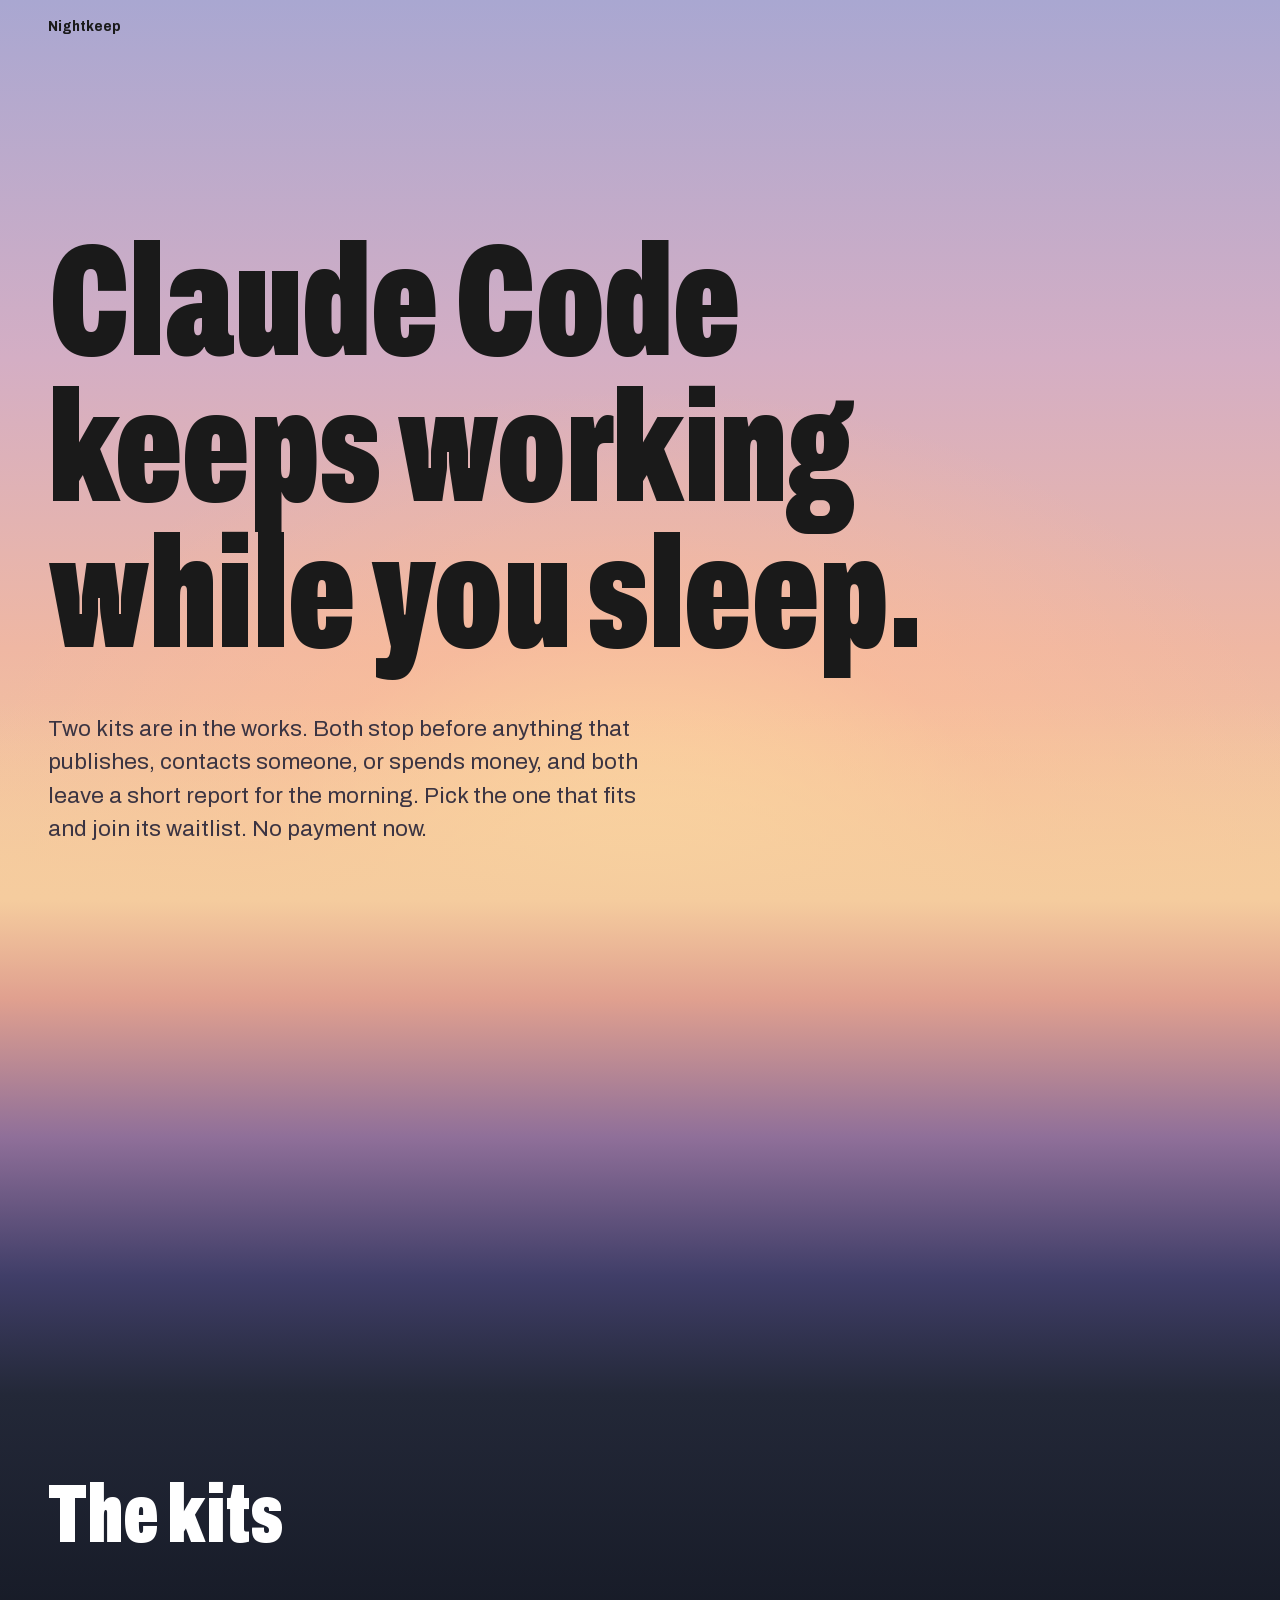
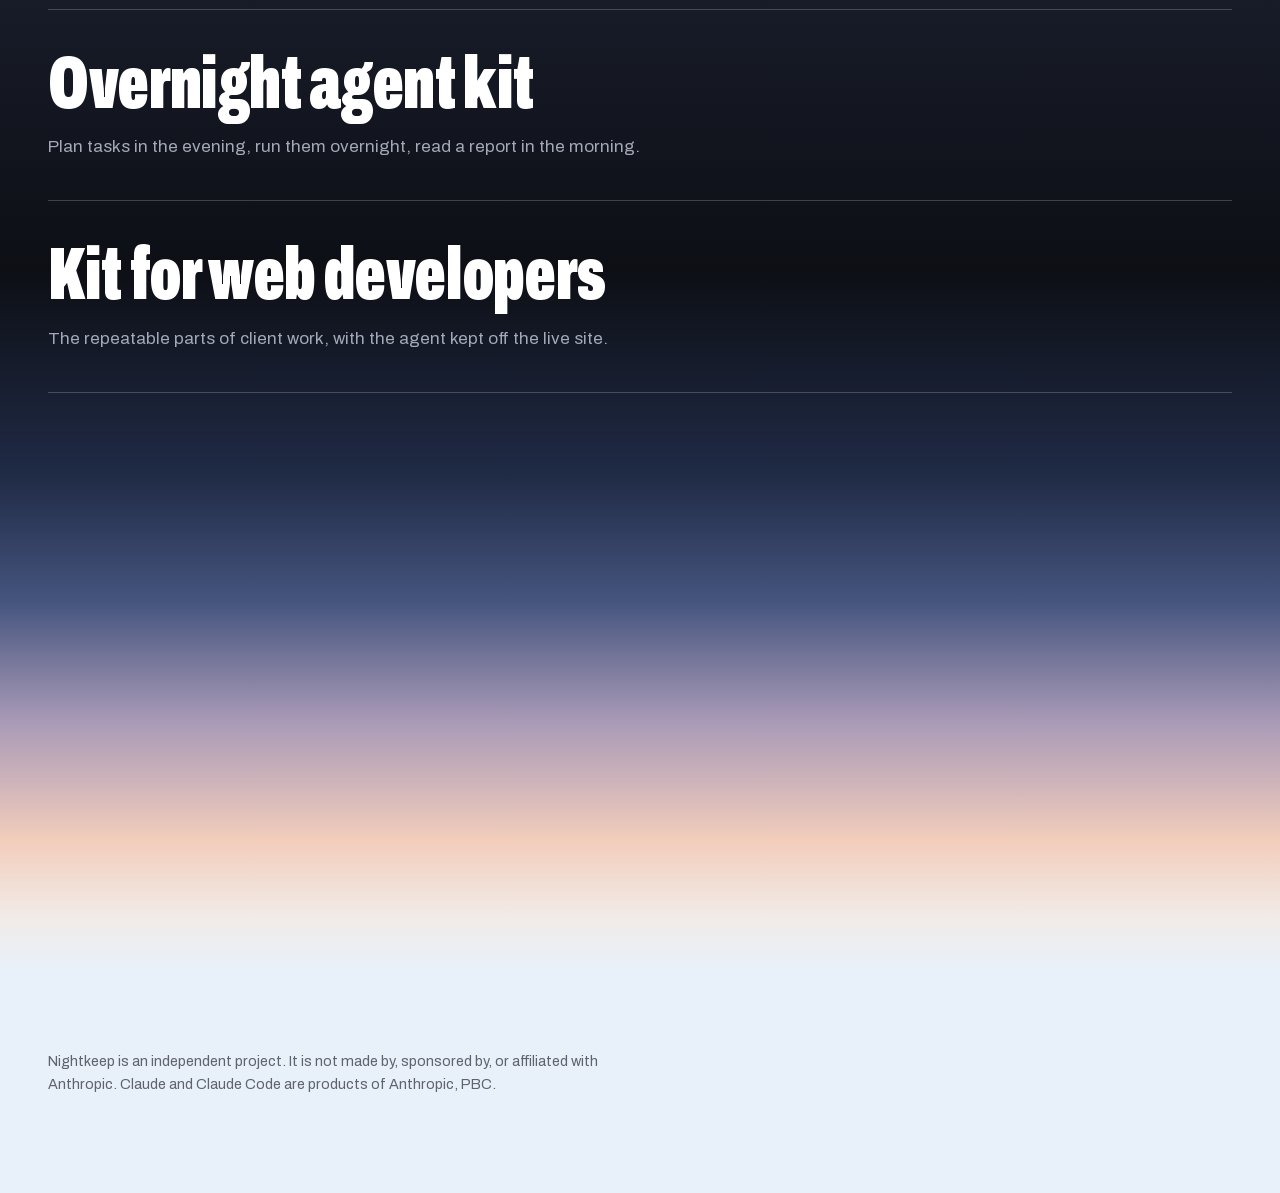
<file: index.html>
<!DOCTYPE html>
<html lang="en">
<head>
<meta charset="utf-8">
<meta name="viewport" content="width=device-width, initial-scale=1, viewport-fit=cover">
<meta name="theme-color" content="#a9a7d1">
<link rel="icon" href="favicon.svg" type="image/svg+xml">
<title>Nightkeep: kits that run Claude Code while you sleep</title>
<meta name="description" content="Ready-to-use Claude Code setups that keep working while you sleep, and stop before anything risky.">
<link rel="stylesheet" href="site.css">
<script src="site.js" defer></script>
</head>
<body>
<header class="bar">
  <a href="./">Nightkeep</a>
</header>

<main>
<section class="hero">
  <h1>Claude Code keeps working while you sleep.</h1>
  <div class="hero-foot">
    <p class="lead">Two kits are in the works. Both stop before anything that publishes, contacts someone, or spends money, and both leave a short report for the morning. Pick the one that fits and join its waitlist. No payment now.</p>
  </div>
</section>

<div class="tone-night">
<section>
  <div class="wrap">
    <h2>The kits</h2>
    <ul class="kits">
      <li><a href="overnight/"><span class="display">Overnight agent kit</span><p>Plan tasks in the evening, run them overnight, read a report in the morning.</p></a></li>
      <li><a href="webdev/"><span class="display">Kit for web developers</span><p>The repeatable parts of client work, with the agent kept off the live site.</p></a></li>
    </ul>
  </div>
</section>

</div>

<section class="dawn">
  <div class="wrap">
    <p class="small">Nightkeep is an independent project. It is not made by, sponsored by, or affiliated with Anthropic. Claude and Claude Code are products of Anthropic, PBC.</p>
  </div>
</section>
</main>
<script type="module" src="https://static.cloudflareinsights.com/beacon.min.js" data-cf-beacon='{"token": "556890f9db2842239b6e1c386d51c436"}'></script>
</body>
</html>
</file>
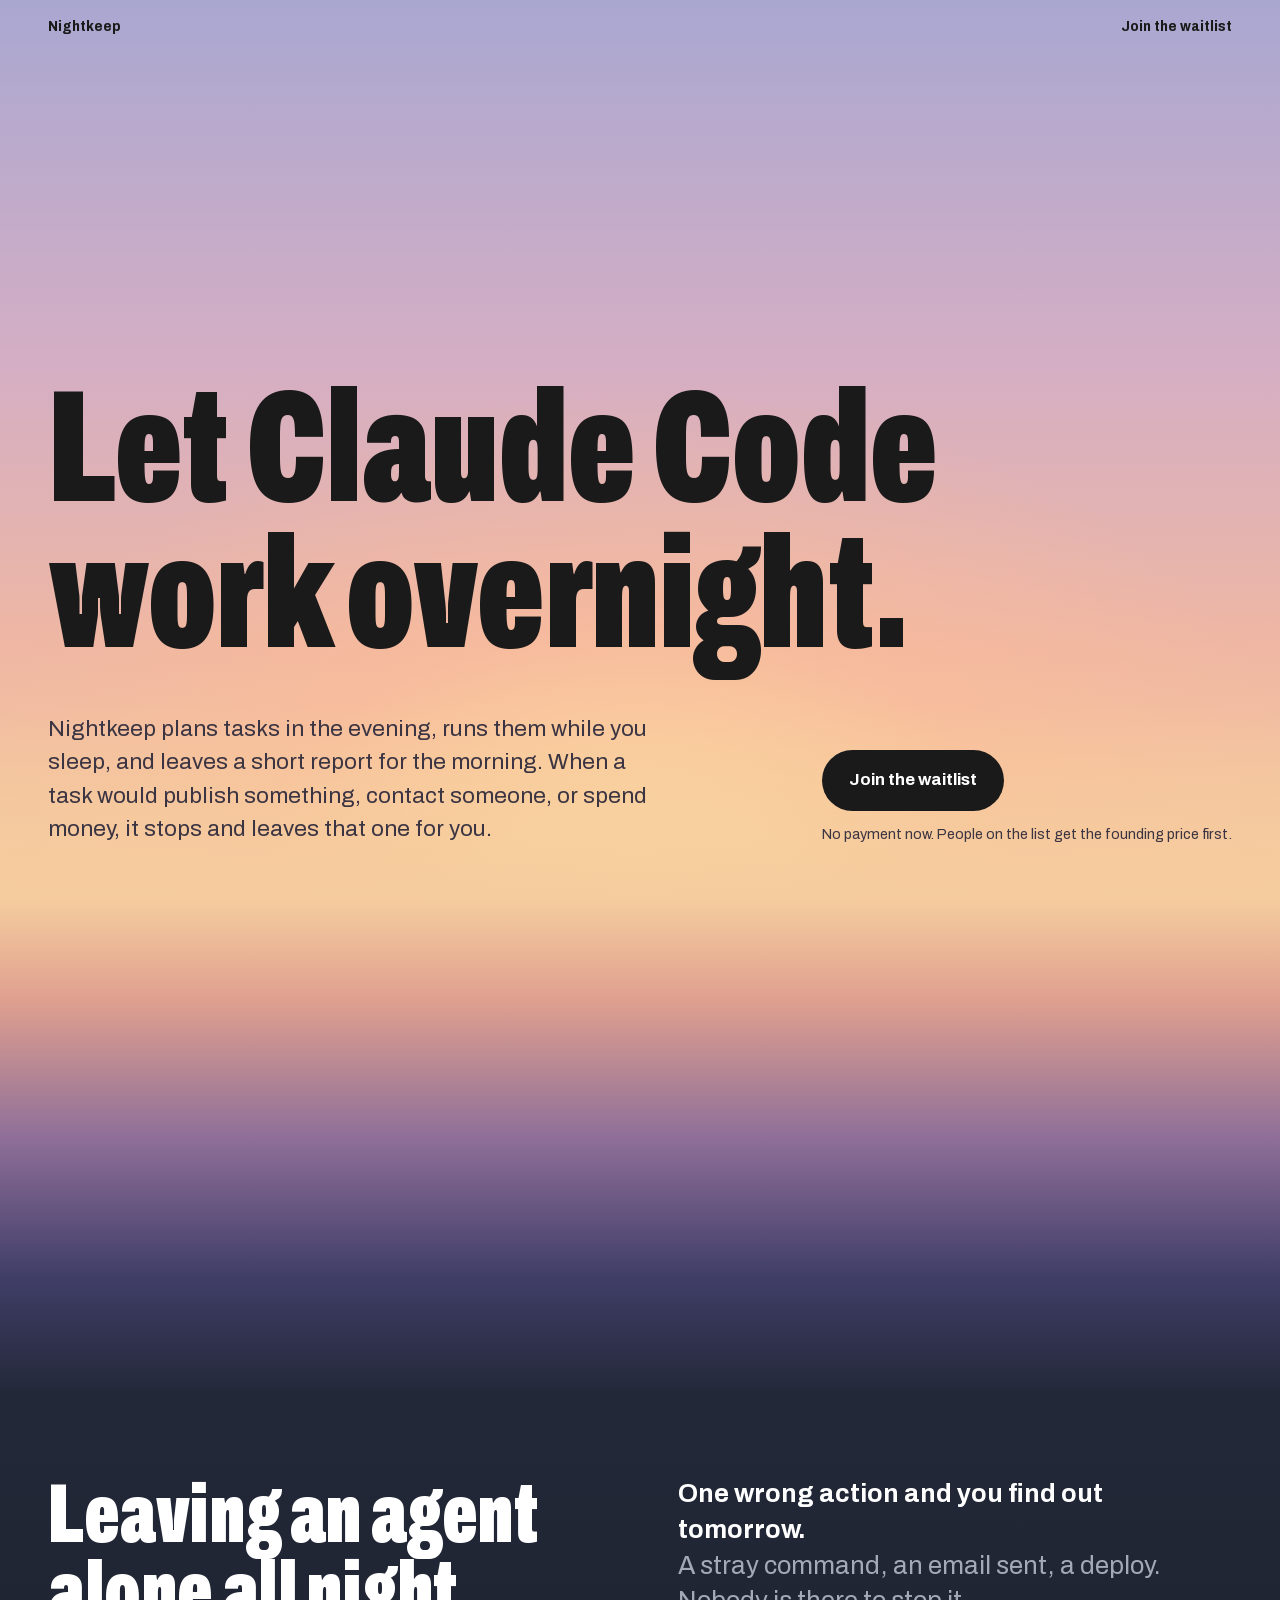
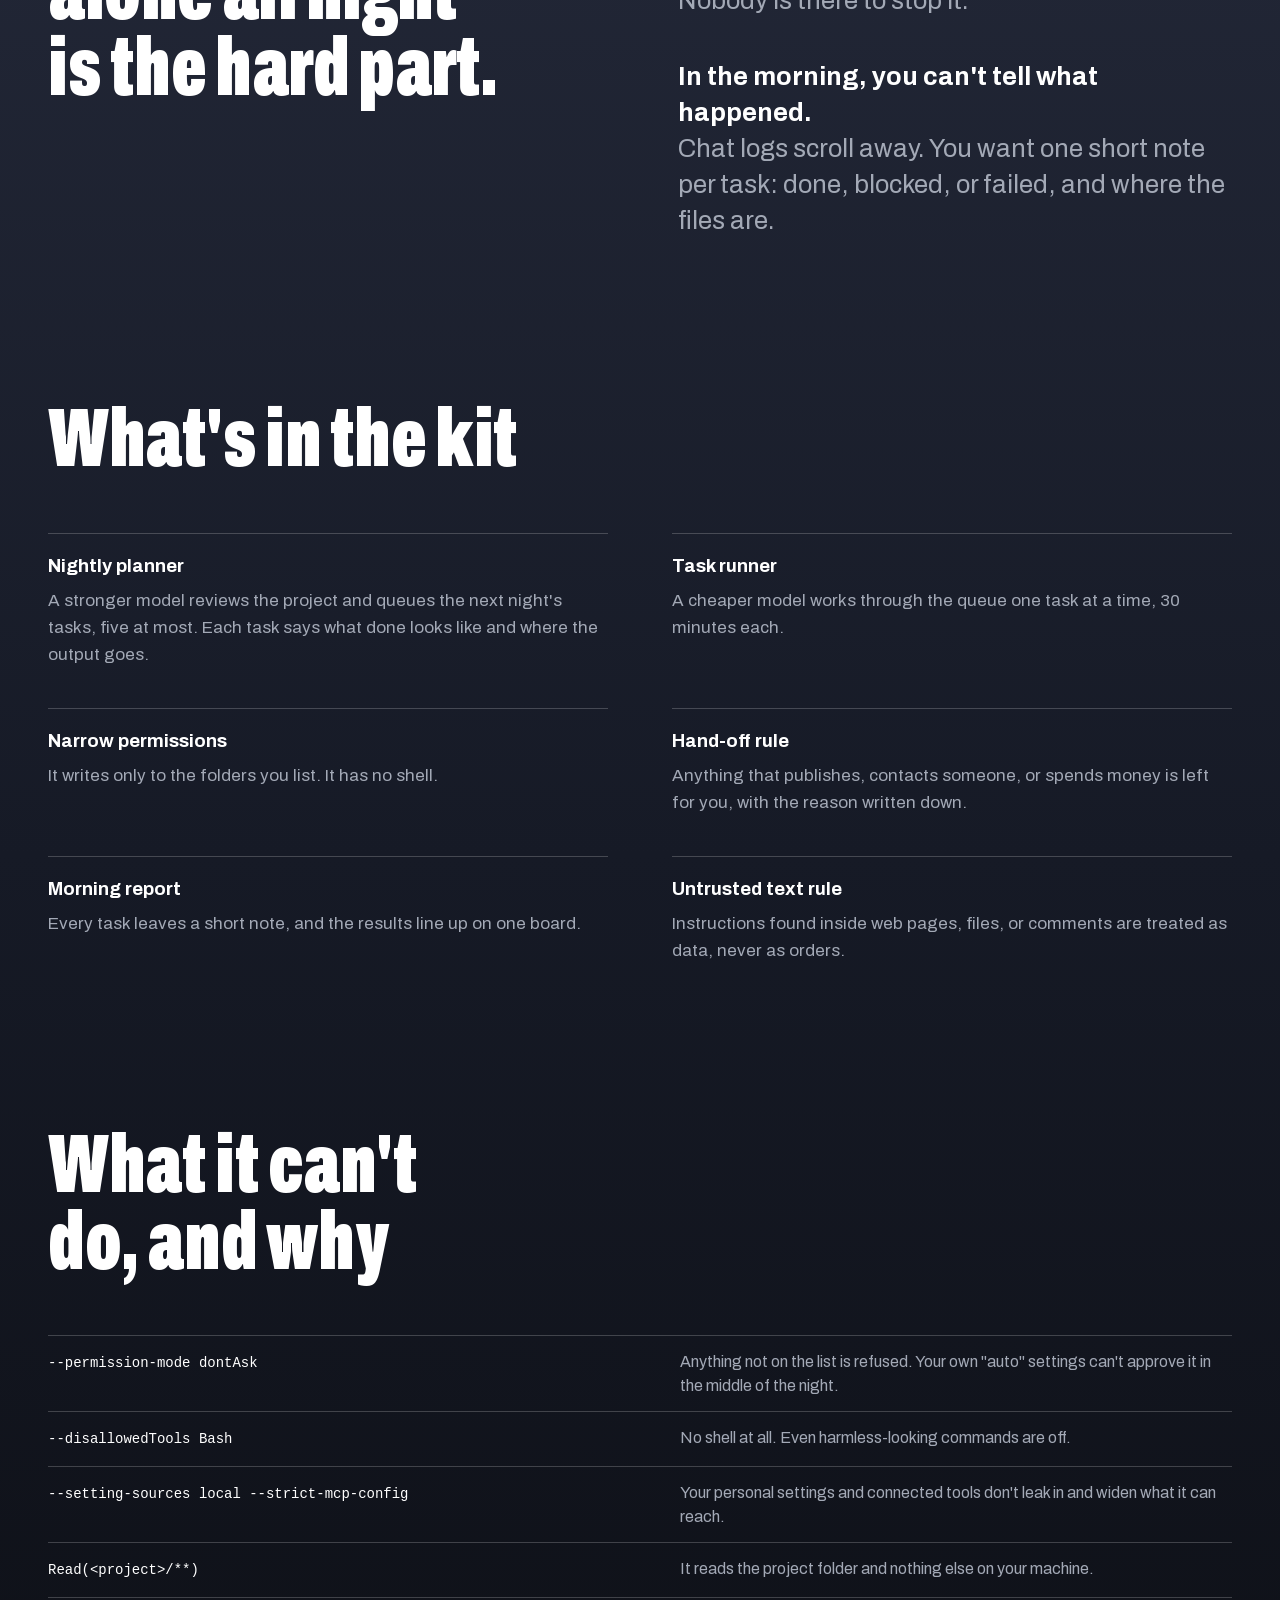
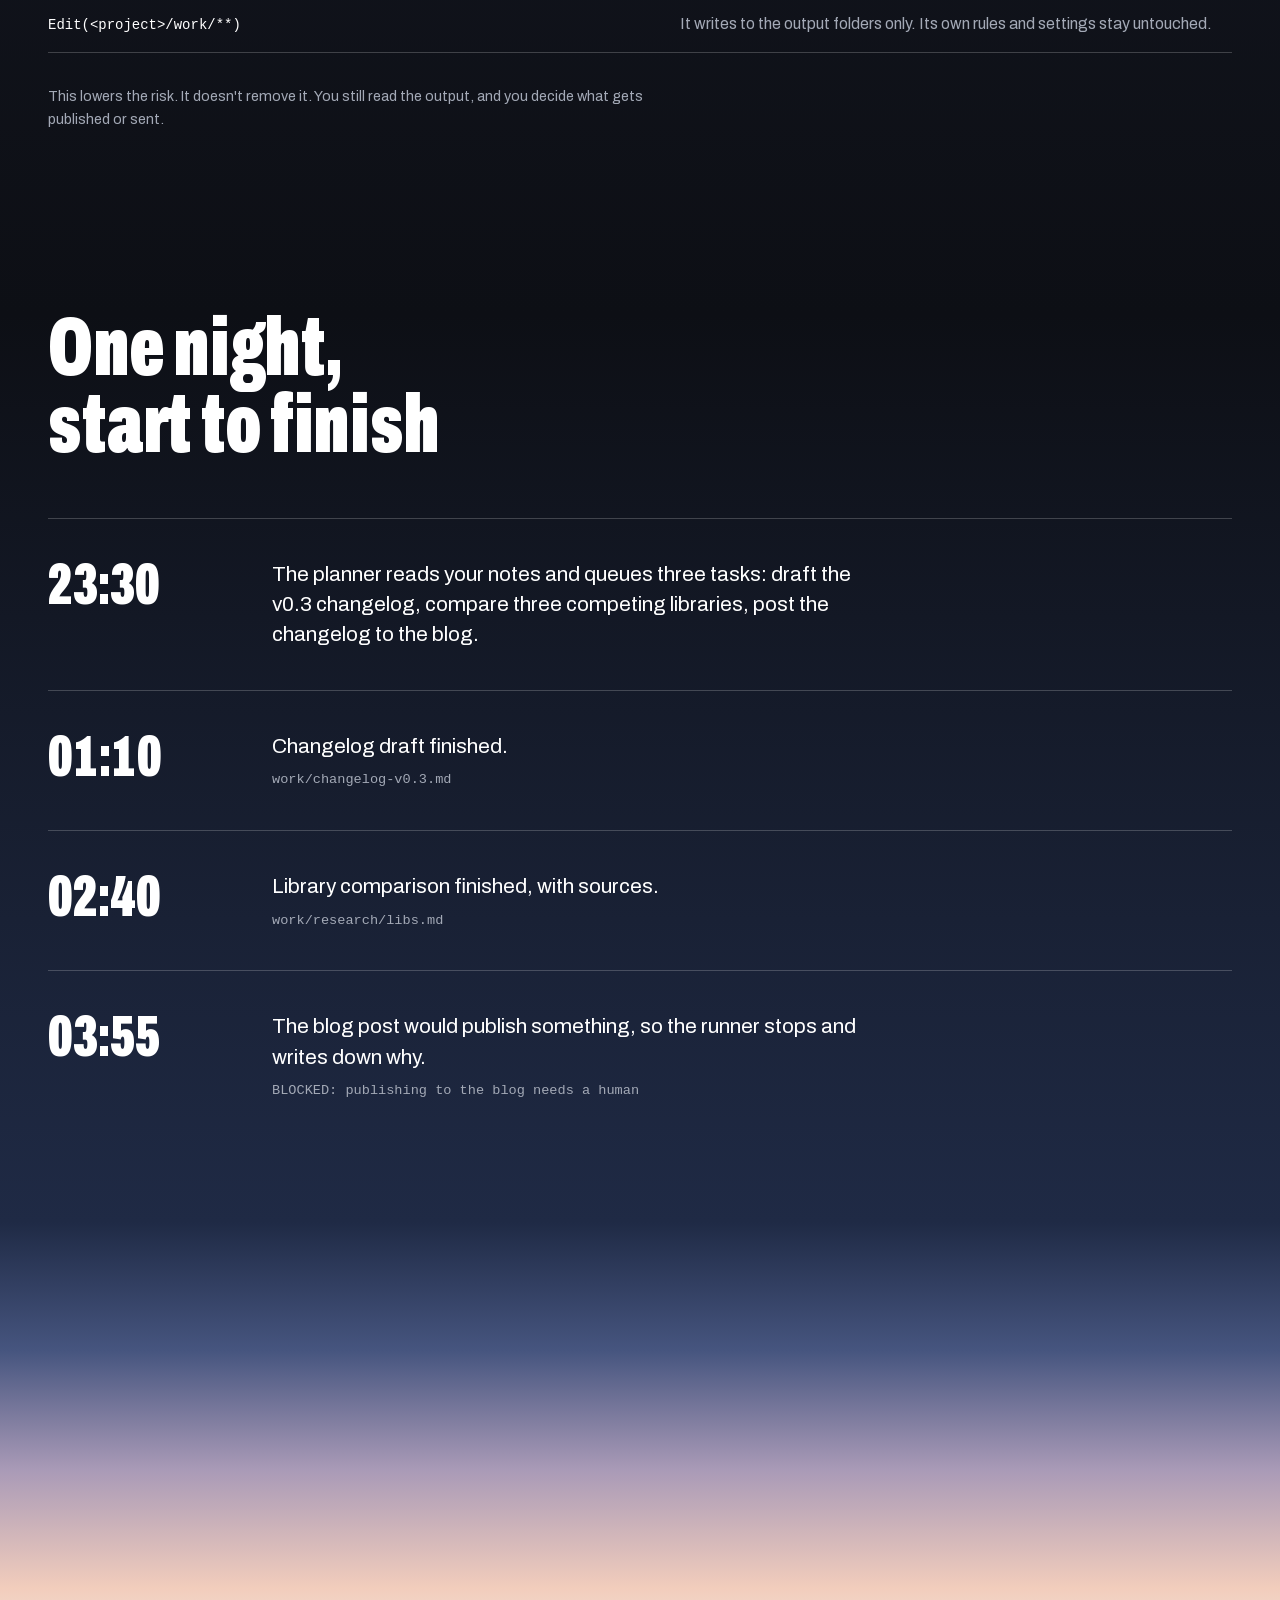
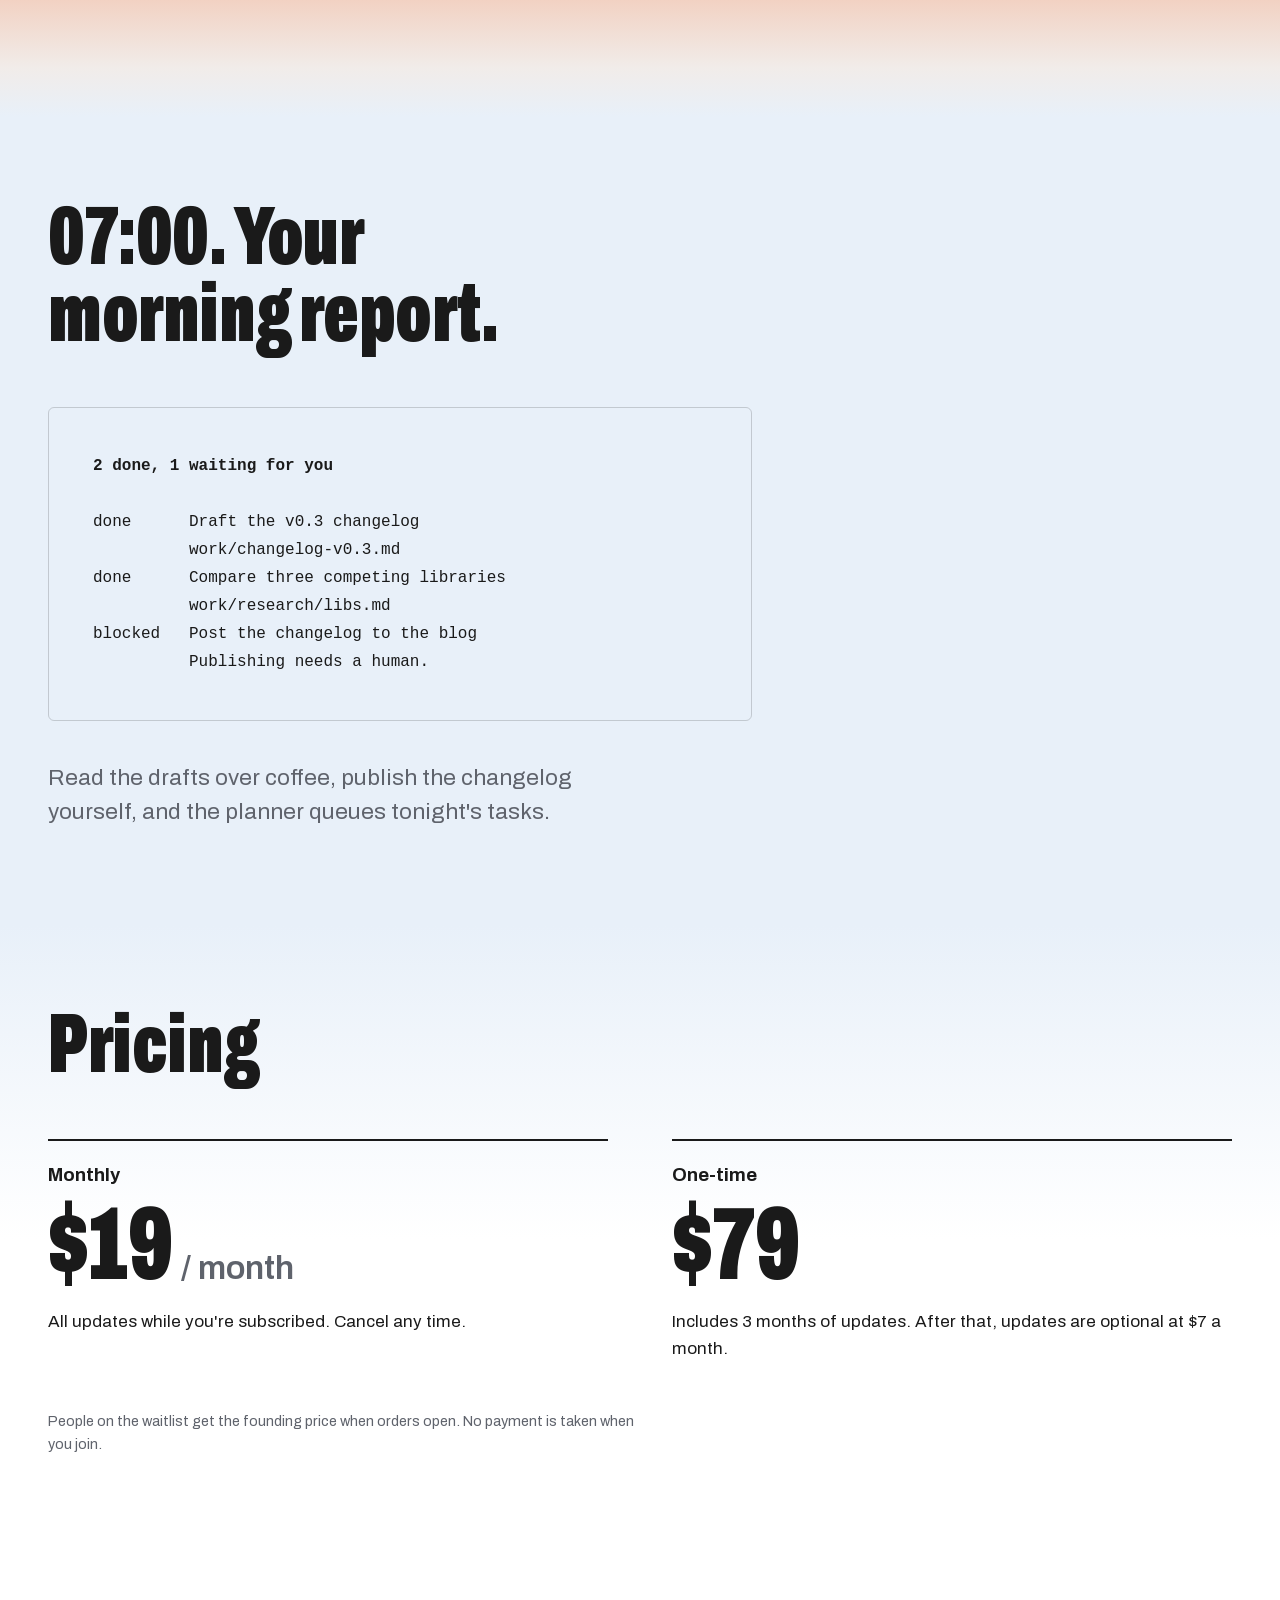
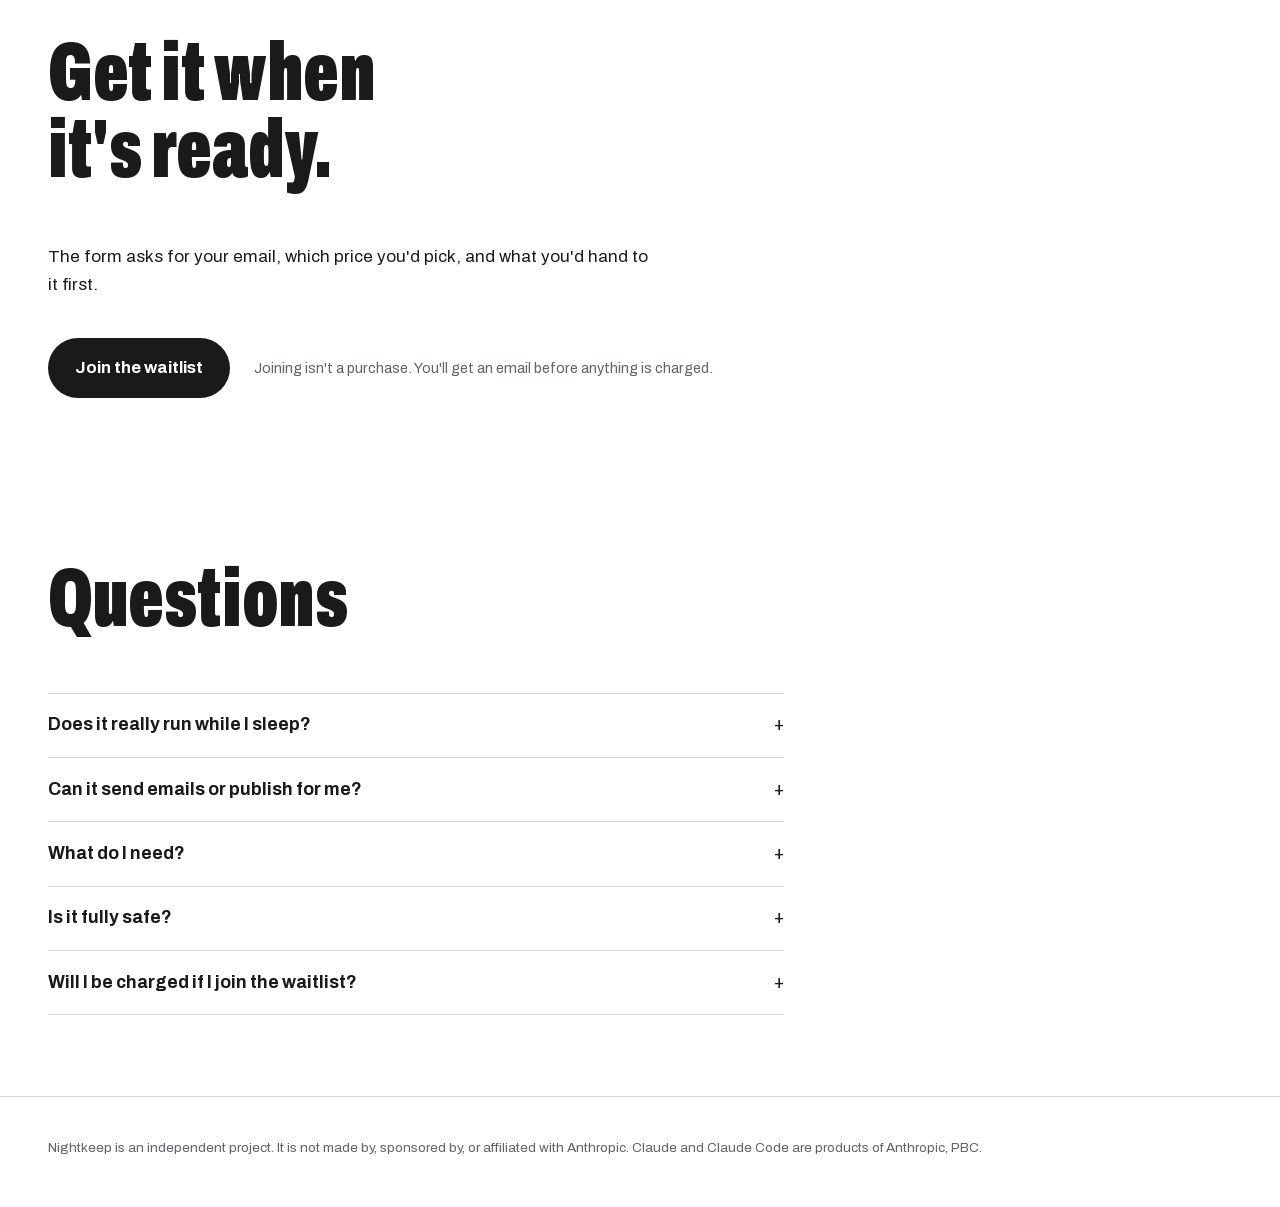
<file: overnight/index.html>
<!DOCTYPE html>
<html lang="en">
<head>
<meta charset="utf-8">
<meta name="viewport" content="width=device-width, initial-scale=1, viewport-fit=cover">
<meta name="theme-color" content="#a9a7d1">
<link rel="icon" href="../favicon.svg" type="image/svg+xml">
<title>Nightkeep: an overnight kit that runs Claude Code</title>
<meta name="description" content="Plan tasks one night, let Claude Code run them the next, read a report in the morning. It stops and asks before publishing, contacting anyone, or spending money.">
<link rel="stylesheet" href="../site.css">
<script src="../site.js" defer></script>
</head>
<body>
<header class="bar">
  <a href="../">Nightkeep</a>
  <span class="bar-right">
    <a class="bar-label" href="#signup">Join the waitlist</a>
  </span>
</header>

<main>
<section class="hero">
  <h1>Let Claude Code work overnight.</h1>
  <div class="hero-foot">
    <p class="lead">Nightkeep plans tasks in the evening, runs them while you sleep, and leaves a short report for the morning. When a task would publish something, contact someone, or spend money, it stops and leaves that one for you.</p>
    <div class="hero-actions">
      <a class="btn" href="https://tally.so/r/A7obye">Join the waitlist</a>
      <span class="small">No payment now. People on the list get the founding price first.</span>
    </div>
  </div>
</section>

<div class="tone-night">
<section>
  <div class="wrap split">
    <h2>Leaving an agent alone all night is the hard part.</h2>
    <ul class="pains">
      <li><p><strong>One wrong action and you find out tomorrow.</strong> <span>A stray command, an email sent, a deploy. Nobody is there to stop it.</span></p></li>
      <li><p><strong>In the morning, you can't tell what happened.</strong> <span>Chat logs scroll away. You want one short note per task: done, blocked, or failed, and where the files are.</span></p></li>
    </ul>
  </div>
</section>

<section>
  <div class="wrap">
    <h2>What's in the kit</h2>
    <dl class="kit">
      <div><dt>Nightly planner</dt><dd>A stronger model reviews the project and queues the next night's tasks, five at most. Each task says what done looks like and where the output goes.</dd></div>
      <div><dt>Task runner</dt><dd>A cheaper model works through the queue one task at a time, 30 minutes each.</dd></div>
      <div><dt>Narrow permissions</dt><dd>It writes only to the folders you list. It has no shell.</dd></div>
      <div><dt>Hand-off rule</dt><dd>Anything that publishes, contacts someone, or spends money is left for you, with the reason written down.</dd></div>
      <div><dt>Morning report</dt><dd>Every task leaves a short note, and the results line up on one board.</dd></div>
      <div><dt>Untrusted text rule</dt><dd>Instructions found inside web pages, files, or comments are treated as data, never as orders.</dd></div>
    </dl>
  </div>
</section>

<section>
  <div class="wrap">
    <h2>What it can't do, and why</h2>
    <ul class="command">
      <li><code>--permission-mode dontAsk</code><span>Anything not on the list is refused. Your own "auto" settings can't approve it in the middle of the night.</span></li>
      <li><code>--disallowedTools Bash</code><span>No shell at all. Even harmless-looking commands are off.</span></li>
      <li><code>--setting-sources local --strict-mcp-config</code><span>Your personal settings and connected tools don't leak in and widen what it can reach.</span></li>
      <li><code>Read(&lt;project&gt;/**)</code><span>It reads the project folder and nothing else on your machine.</span></li>
      <li><code>Edit(&lt;project&gt;/work/**)</code><span>It writes to the output folders only. Its own rules and settings stay untouched.</span></li>
    </ul>
    <p class="small after">This lowers the risk. It doesn't remove it. You still read the output, and you decide what gets published or sent.</p>
  </div>
</section>

<section>
  <div class="wrap">
    <h2>One night, start to finish</h2>
    <ol class="night-log">
      <li><time>23:30</time><p>The planner reads your notes and queues three tasks: draft the v0.3 changelog, compare three competing libraries, post the changelog to the blog.</p></li>
      <li><time>01:10</time><p>Changelog draft finished.<span class="state">work/changelog-v0.3.md</span></p></li>
      <li><time>02:40</time><p>Library comparison finished, with sources.<span class="state">work/research/libs.md</span></p></li>
      <li><time>03:55</time><p>The blog post would publish something, so the runner stops and writes down why.<span class="state">BLOCKED: publishing to the blog needs a human</span></p></li>
    </ol>
  </div>
</section>

</div>

<section class="dawn">
  <div class="wrap">
    <h2>07:00. Your morning report.</h2>
<pre class="report"><b>2 done, 1 waiting for you</b>

done      Draft the v0.3 changelog
          work/changelog-v0.3.md
done      Compare three competing libraries
          work/research/libs.md
blocked   Post the changelog to the blog
          Publishing needs a human.</pre>
    <p class="lead">Read the drafts over coffee, publish the changelog yourself, and the planner queues tonight's tasks.</p>
  </div>
</section>

<section id="pricing">
  <div class="wrap">
    <h2>Pricing</h2>
    <div class="plans">
      <div class="plan"><h3>Monthly</h3><p class="price">$19<small> / month</small></p><p>All updates while you're subscribed. Cancel any time.</p></div>
      <div class="plan"><h3>One-time</h3><p class="price">$79</p><p>Includes 3 months of updates. After that, updates are optional at $7 a month.</p></div>
    </div>
    <p class="small after">People on the waitlist get the founding price when orders open. No payment is taken when you join.</p>
  </div>
</section>

<section id="signup" class="cta-end">
  <div class="wrap">
    <h2>Get it when it's ready.</h2>
    <p>The form asks for your email, which price you'd pick, and what you'd hand to it first.</p>
    <div class="hero-actions">
      <a class="btn" href="https://tally.so/r/A7obye">Join the waitlist</a>
      <span class="small">Joining isn't a purchase. You'll get an email before anything is charged.</span>
    </div>
  </div>
</section>

<section>
  <div class="wrap faq">
    <h2>Questions</h2>
    <details><summary>Does it really run while I sleep?</summary><p>Yes. The runner is built for unattended runs, scheduled on your own machine or server. Watch the first few runs yourself.</p></details>
    <details><summary>Can it send emails or publish for me?</summary><p>No, by design. Those tasks stop with a note and wait for you.</p></details>
    <details><summary>What do I need?</summary><p>Claude Code and an Anthropic account. Model usage is billed by Anthropic, not by Nightkeep.</p></details>
    <details><summary>Is it fully safe?</summary><p>No tool can promise that. The kit limits where the agent writes, what it can run, and how long it works, and it hands risky actions to you. Read the output.</p></details>
    <details><summary>Will I be charged if I join the waitlist?</summary><p>No. Joining only records your email and the price you'd pick. You'll be contacted before any charge.</p></details>
  </div>
</section>
</main>

<footer class="site-footer">Nightkeep is an independent project. It is not made by, sponsored by, or affiliated with Anthropic. Claude and Claude Code are products of Anthropic, PBC.</footer>
<script type="module" src="https://static.cloudflareinsights.com/beacon.min.js" data-cf-beacon='{"token": "556890f9db2842239b6e1c386d51c436"}'></script>
</body>
</html>
</file>
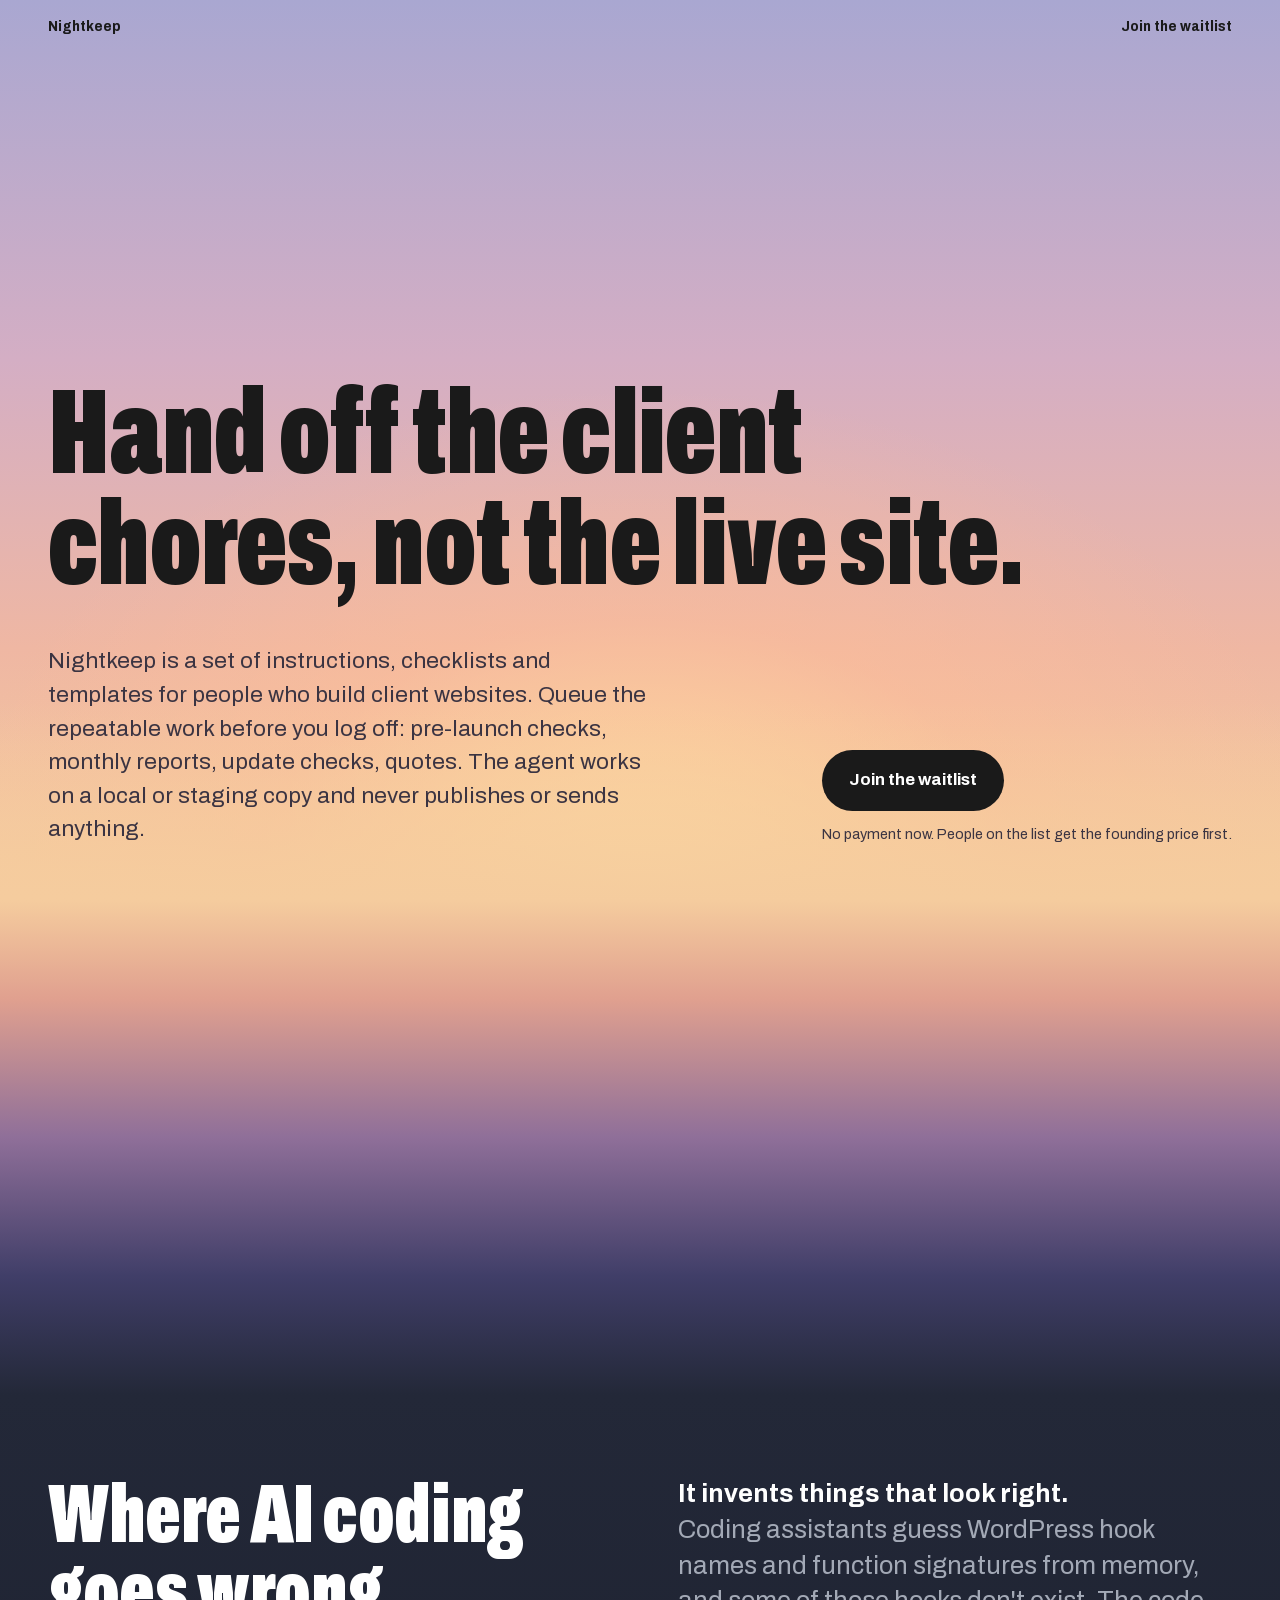
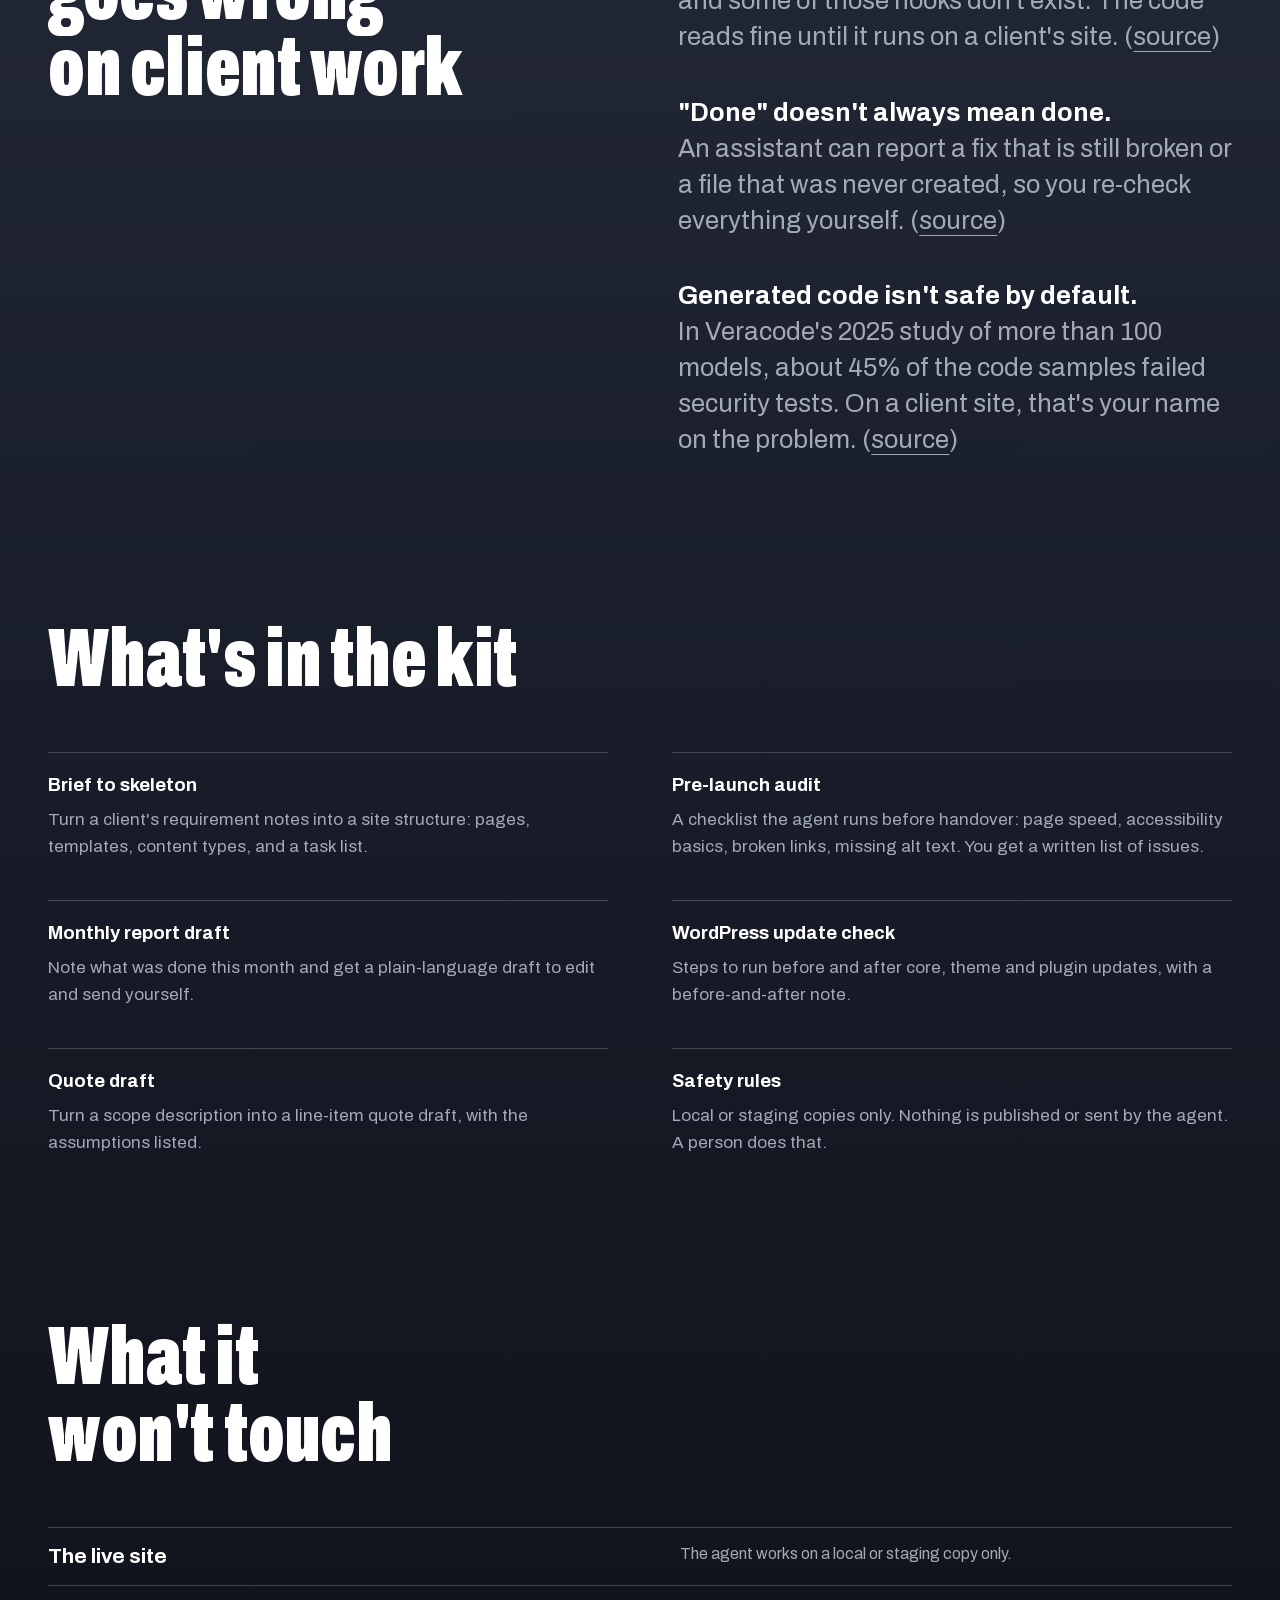
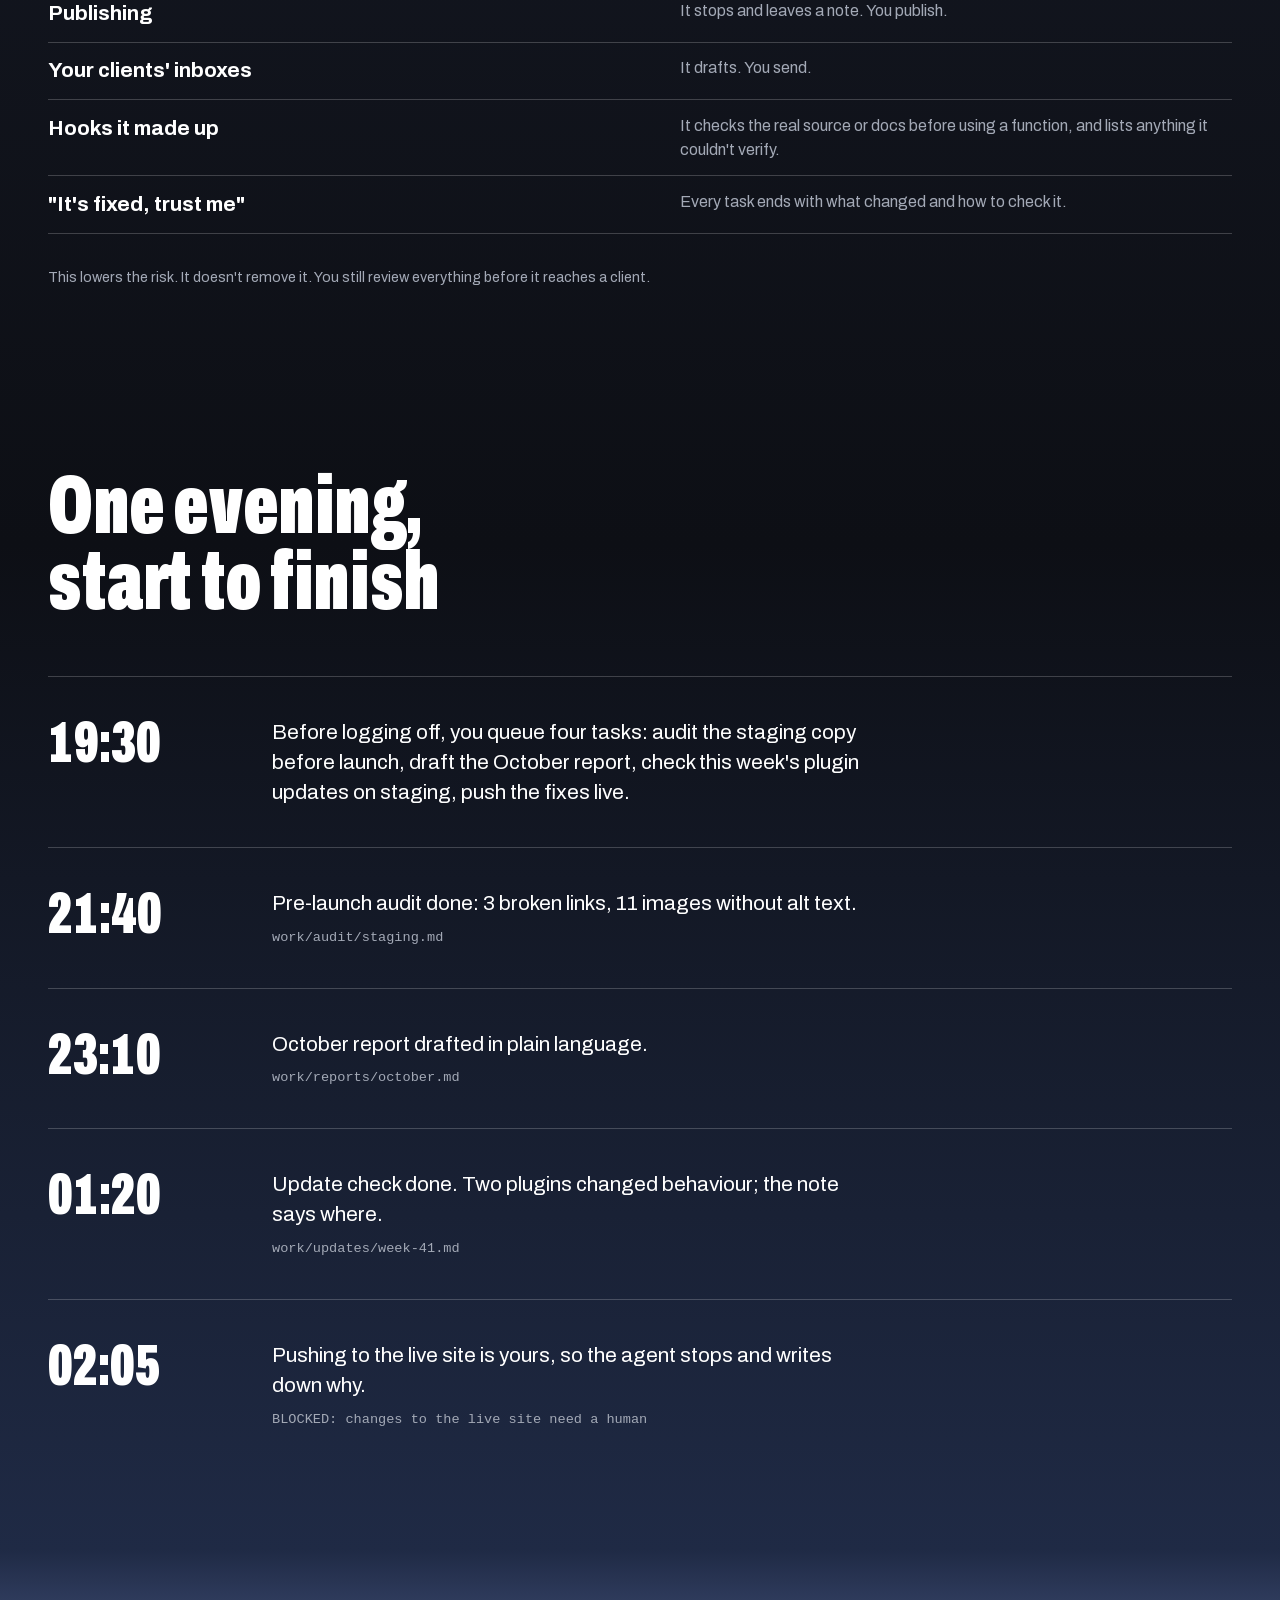
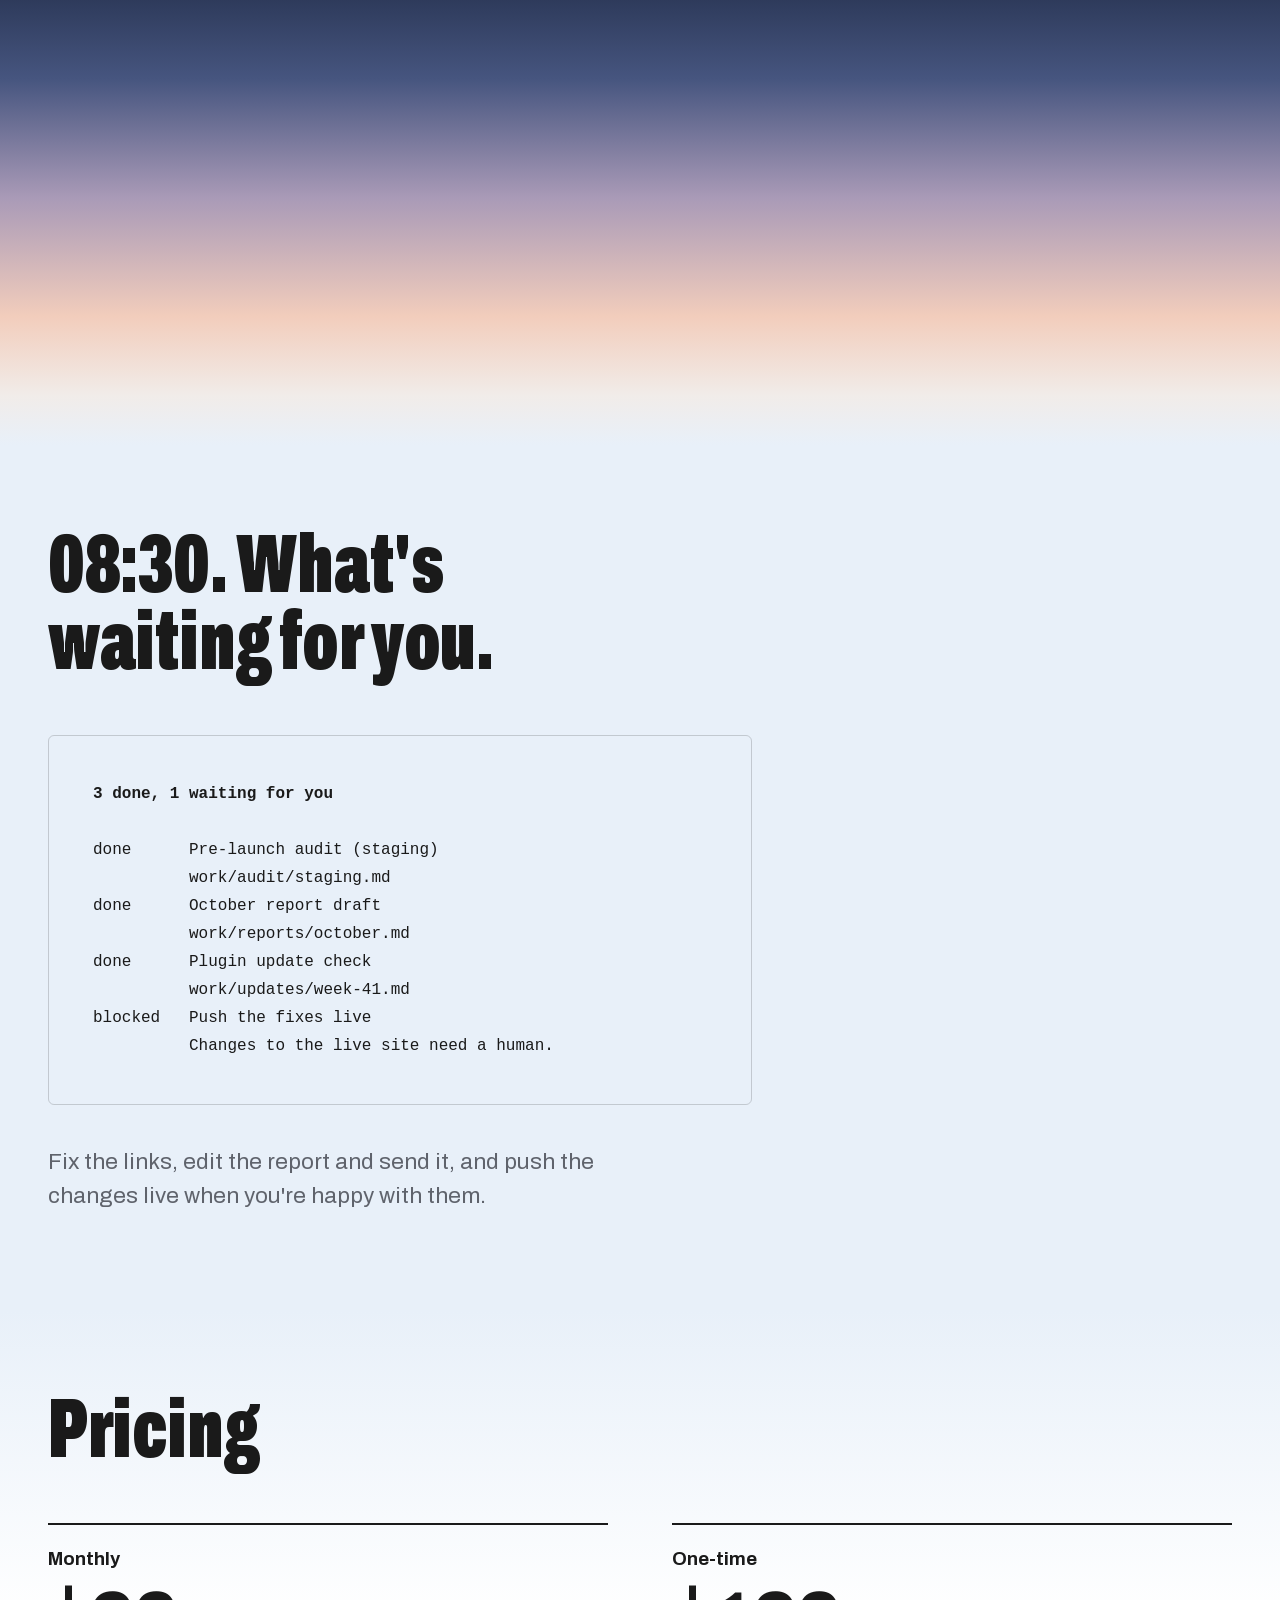
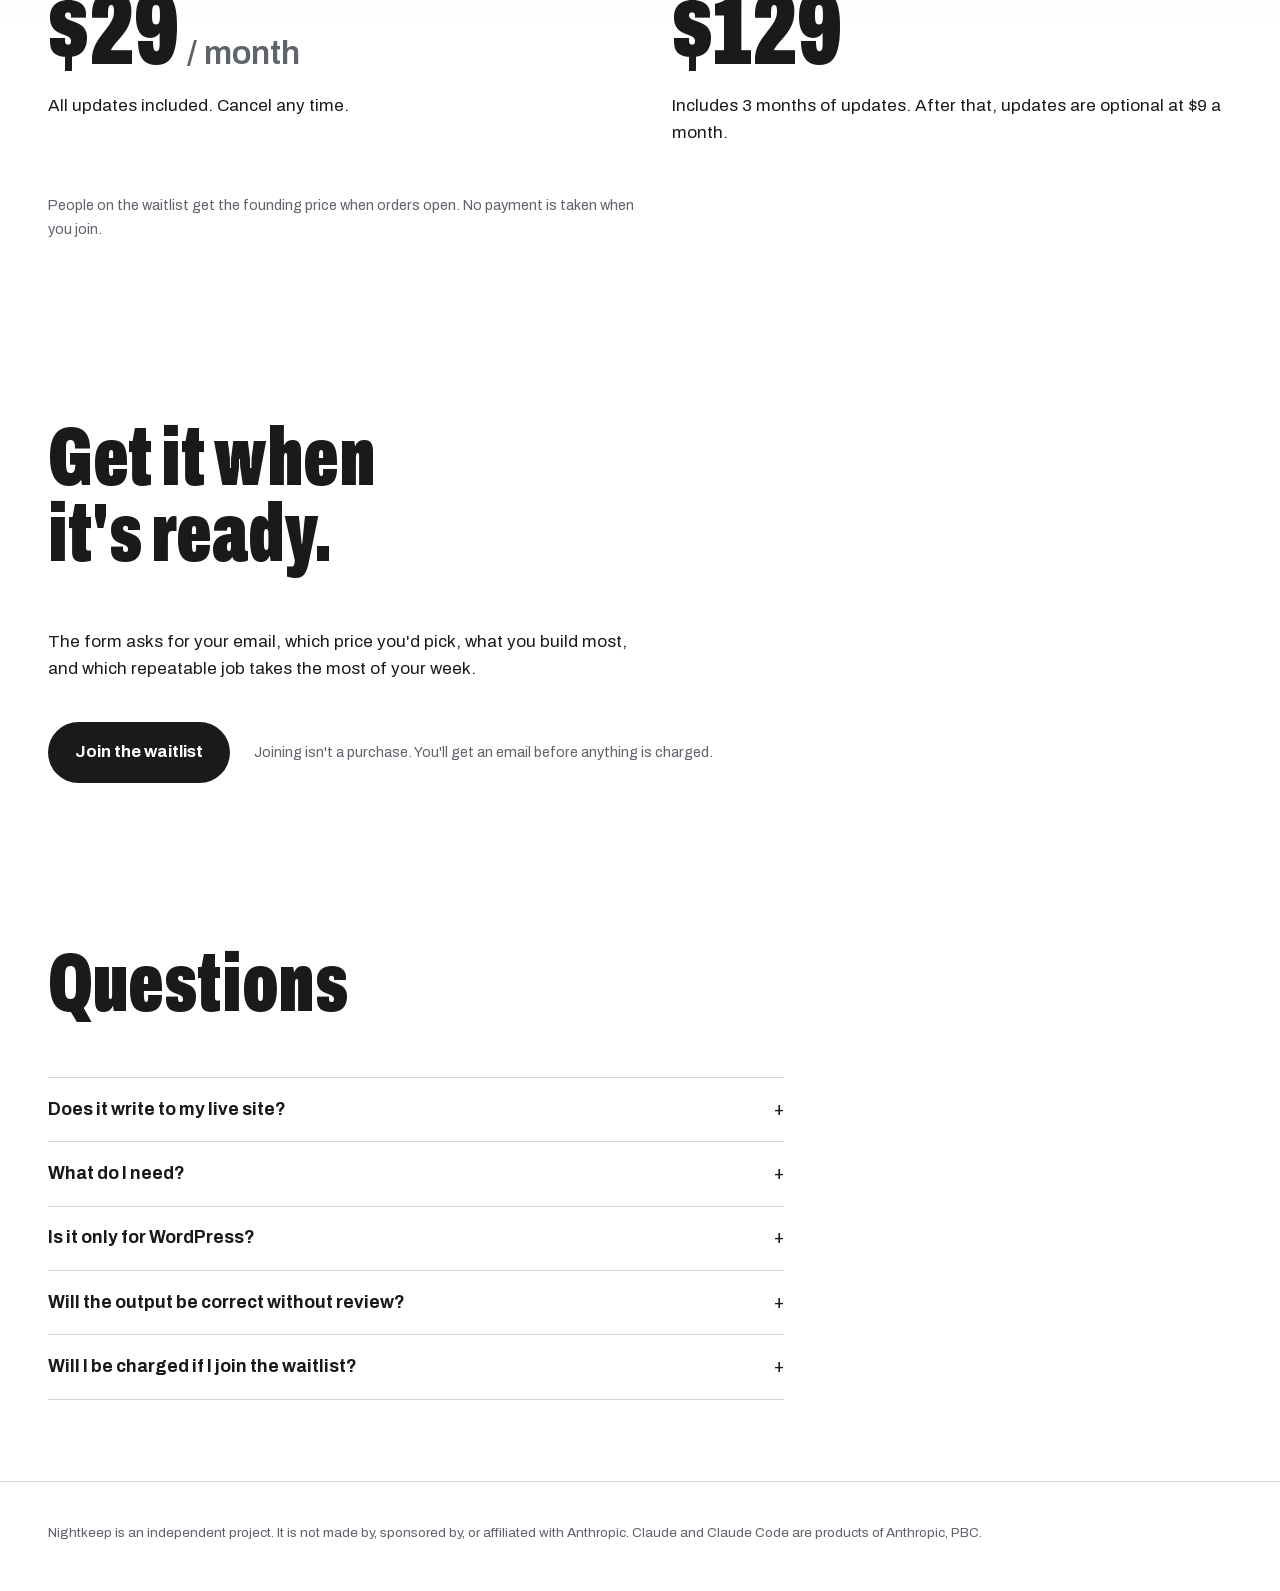
<file: webdev/index.html>
<!DOCTYPE html>
<html lang="en">
<head>
<meta charset="utf-8">
<meta name="viewport" content="width=device-width, initial-scale=1, viewport-fit=cover">
<meta name="theme-color" content="#a9a7d1">
<link rel="icon" href="../favicon.svg" type="image/svg+xml">
<title>Nightkeep for web developers: a kit that runs Claude Code on client-site work</title>
<meta name="description" content="A ready-to-run Claude Code setup for freelancers and small studios building client sites: pre-launch checks, monthly reports, update checks and quotes. It works on a local or staging copy and never touches the live site.">
<link rel="stylesheet" href="../site.css">
<script src="../site.js" defer></script>
</head>
<body>
<header class="bar">
  <a href="../">Nightkeep</a>
  <span class="bar-right">
    <a class="bar-label" href="#signup">Join the waitlist</a>
  </span>
</header>

<main>
<section class="hero">
  <h1 class="long">Hand off the client chores, not the live site.</h1>
  <div class="hero-foot">
    <p class="lead">Nightkeep is a set of instructions, checklists and templates for people who build client websites. Queue the repeatable work before you log off: pre-launch checks, monthly reports, update checks, quotes. The agent works on a local or staging copy and never publishes or sends anything.</p>
    <div class="hero-actions">
      <a class="btn" href="https://tally.so/r/kdDRre">Join the waitlist</a>
      <span class="small">No payment now. People on the list get the founding price first.</span>
    </div>
  </div>
</section>

<div class="tone-night">
<section>
  <div class="wrap split">
    <h2>Where AI coding goes wrong on client work</h2>
    <ul class="pains">
      <li><p><strong>It invents things that look right.</strong> <span>Coding assistants guess WordPress hook names and function signatures from memory, and some of those hooks don't exist. The code reads fine until it runs on a client's site. (<a href="https://glama.ai/mcp/servers/@pluginslab/wp-devdocs-mcp">source</a>)</span></p></li>
      <li><p><strong>"Done" doesn't always mean done.</strong> <span>An assistant can report a fix that is still broken or a file that was never created, so you re-check everything yourself. (<a href="https://lisasnewsletter.substack.com/p/your-ai-coding-assistant-is-lying">source</a>)</span></p></li>
      <li><p><strong>Generated code isn't safe by default.</strong> <span>In Veracode's 2025 study of more than 100 models, about 45% of the code samples failed security tests. On a client site, that's your name on the problem. (<a href="https://www.veracode.com/blog/genai-code-security-report/">source</a>)</span></p></li>
    </ul>
  </div>
</section>

<section>
  <div class="wrap">
    <h2>What's in the kit</h2>
    <dl class="kit">
      <div><dt>Brief to skeleton</dt><dd>Turn a client's requirement notes into a site structure: pages, templates, content types, and a task list.</dd></div>
      <div><dt>Pre-launch audit</dt><dd>A checklist the agent runs before handover: page speed, accessibility basics, broken links, missing alt text. You get a written list of issues.</dd></div>
      <div><dt>Monthly report draft</dt><dd>Note what was done this month and get a plain-language draft to edit and send yourself.</dd></div>
      <div><dt>WordPress update check</dt><dd>Steps to run before and after core, theme and plugin updates, with a before-and-after note.</dd></div>
      <div><dt>Quote draft</dt><dd>Turn a scope description into a line-item quote draft, with the assumptions listed.</dd></div>
      <div><dt>Safety rules</dt><dd>Local or staging copies only. Nothing is published or sent by the agent. A person does that.</dd></div>
    </dl>
  </div>
</section>

<section>
  <div class="wrap">
    <h2>What it won't touch</h2>
    <ul class="command rules">
      <li><strong>The live site</strong><span>The agent works on a local or staging copy only.</span></li>
      <li><strong>Publishing</strong><span>It stops and leaves a note. You publish.</span></li>
      <li><strong>Your clients' inboxes</strong><span>It drafts. You send.</span></li>
      <li><strong>Hooks it made up</strong><span>It checks the real source or docs before using a function, and lists anything it couldn't verify.</span></li>
      <li><strong>"It's fixed, trust me"</strong><span>Every task ends with what changed and how to check it.</span></li>
    </ul>
    <p class="small after">This lowers the risk. It doesn't remove it. You still review everything before it reaches a client.</p>
  </div>
</section>

<section>
  <div class="wrap">
    <h2>One evening, start to finish</h2>
    <ol class="night-log">
      <li><time>19:30</time><p>Before logging off, you queue four tasks: audit the staging copy before launch, draft the October report, check this week's plugin updates on staging, push the fixes live.</p></li>
      <li><time>21:40</time><p>Pre-launch audit done: 3 broken links, 11 images without alt text.<span class="state">work/audit/staging.md</span></p></li>
      <li><time>23:10</time><p>October report drafted in plain language.<span class="state">work/reports/october.md</span></p></li>
      <li><time>01:20</time><p>Update check done. Two plugins changed behaviour; the note says where.<span class="state">work/updates/week-41.md</span></p></li>
      <li><time>02:05</time><p>Pushing to the live site is yours, so the agent stops and writes down why.<span class="state">BLOCKED: changes to the live site need a human</span></p></li>
    </ol>
  </div>
</section>

</div>

<section class="dawn">
  <div class="wrap">
    <h2>08:30. What's waiting for you.</h2>
<pre class="report"><b>3 done, 1 waiting for you</b>

done      Pre-launch audit (staging)
          work/audit/staging.md
done      October report draft
          work/reports/october.md
done      Plugin update check
          work/updates/week-41.md
blocked   Push the fixes live
          Changes to the live site need a human.</pre>
    <p class="lead">Fix the links, edit the report and send it, and push the changes live when you're happy with them.</p>
  </div>
</section>

<section id="pricing">
  <div class="wrap">
    <h2>Pricing</h2>
    <div class="plans">
      <div class="plan"><h3>Monthly</h3><p class="price">$29<small> / month</small></p><p>All updates included. Cancel any time.</p></div>
      <div class="plan"><h3>One-time</h3><p class="price">$129</p><p>Includes 3 months of updates. After that, updates are optional at $9 a month.</p></div>
    </div>
    <p class="small after">People on the waitlist get the founding price when orders open. No payment is taken when you join.</p>
  </div>
</section>

<section id="signup" class="cta-end">
  <div class="wrap">
    <h2>Get it when it's ready.</h2>
    <p>The form asks for your email, which price you'd pick, what you build most, and which repeatable job takes the most of your week.</p>
    <div class="hero-actions">
      <a class="btn" href="https://tally.so/r/kdDRre">Join the waitlist</a>
      <span class="small">Joining isn't a purchase. You'll get an email before anything is charged.</span>
    </div>
  </div>
</section>

<section>
  <div class="wrap faq">
    <h2>Questions</h2>
    <details><summary>Does it write to my live site?</summary><p>No. It works on local or staging copies. Publishing is always a human step.</p></details>
    <details><summary>What do I need?</summary><p>Claude Code and an Anthropic account. Model usage is billed by Anthropic, not by Nightkeep.</p></details>
    <details><summary>Is it only for WordPress?</summary><p>WordPress and Shopify come first. What comes next depends on what people tell us they build on the waitlist form.</p></details>
    <details><summary>Will the output be correct without review?</summary><p>No. Check everything before it reaches a client. The kit's job is to make checking faster and the agent's claims verifiable.</p></details>
    <details><summary>Will I be charged if I join the waitlist?</summary><p>No. Joining only records your email and the price you'd pick. You'll be contacted before any charge.</p></details>
  </div>
</section>
</main>

<footer class="site-footer">Nightkeep is an independent project. It is not made by, sponsored by, or affiliated with Anthropic. Claude and Claude Code are products of Anthropic, PBC.</footer>
<script type="module" src="https://static.cloudflareinsights.com/beacon.min.js" data-cf-beacon='{"token": "556890f9db2842239b6e1c386d51c436"}'></script>
</body>
</html>
</file>
<file: site.css>
@font-face {
  font-family: "Archivo";
  font-style: normal;
  font-weight: 400 900;
  font-stretch: 62% 125%;
  font-display: swap;
  src: url("fonts/archivo-latin.woff2") format("woff2");
  unicode-range: U+0000-00FF, U+0131, U+0152-0153, U+02BB-02BC, U+02C6, U+02DA, U+02DC, U+0304, U+0308, U+0329, U+2000-206F, U+20AC, U+2122, U+2191, U+2193, U+2212, U+2215, U+FEFF, U+FFFD;
}

:root {
  --paper: #ffffff;
  --ink: #1a1a1a;
  --mute: #5f636c;
  --night-mute: #a3a9b6;
  --dusk-top: #a9a7d1;
  --dusk-low: #f5cc9e;
  --morning: #e8f0f9;
  --band: clamp(14rem, 55vh, 34rem);
  --bg: var(--paper);
  --fg: var(--ink);
  --sub: var(--mute);
  --rule: rgba(26, 26, 26, 0.18);
  --font: "Archivo", "Helvetica Neue", Arial, sans-serif;
  --mono: ui-monospace, "SF Mono", Menlo, Consolas, monospace;
  --gutter: clamp(1rem, 4vw, 3rem);
  --measure: 38rem;
}

* { box-sizing: border-box; }

html { scroll-behavior: smooth; }

body {
  margin: 0;
  font: 400 1.0625rem/1.6 var(--font);
  color: var(--fg);
  background: var(--paper);
  -webkit-font-smoothing: antialiased;
  padding-bottom: env(safe-area-inset-bottom);
}

/* The page runs evening, night, morning, day. The evening sky is the hero,
   a dusk band leads into the night, which deepens towards 1am and turns blue
   before dawn, and a sunrise band leads into the morning report. */
.tone-night {
  --fg: var(--paper);
  --sub: var(--night-mute);
  --rule: rgba(255, 255, 255, 0.2);
  color: var(--fg);
  padding-top: var(--band);
  background: linear-gradient(
    var(--dusk-low) 0,
    #e0a08f calc(var(--band) * 0.2),
    #8f6f99 calc(var(--band) * 0.48),
    #403e68 calc(var(--band) * 0.76),
    #232838 var(--band),
    #161a26 calc(var(--band) + (100% - var(--band)) * 0.35),
    #0d0f15 calc(var(--band) + (100% - var(--band)) * 0.7),
    #1f2a45 100%
  );
}
.tone-night section { background: none; }

.dawn {
  padding-top: calc(var(--band) + clamp(3.5rem, 9vh, 6.5rem));
  background: linear-gradient(
    #1f2a45 0,
    #46557f calc(var(--band) * 0.26),
    #a99ab7 calc(var(--band) * 0.5),
    #f2cdbc calc(var(--band) * 0.74),
    #f1ece9 calc(var(--band) * 0.9),
    var(--morning) var(--band)
  );
}
.dawn + section { background: linear-gradient(var(--morning), var(--paper) 50%); }

@media (prefers-reduced-motion: reduce) {
  html { scroll-behavior: auto; }
  .hero::before { animation: none; }
}

a { color: inherit; text-underline-offset: 0.22em; text-decoration-thickness: 1px; }
a:hover { text-decoration-thickness: 2px; }
a:focus-visible, button:focus-visible, summary:focus-visible {
  outline: 2px solid currentColor;
  outline-offset: 4px;
}

.bar {
  position: absolute;
  inset: 0 0 auto;
  z-index: 1;
  display: flex;
  align-items: baseline;
  justify-content: space-between;
  gap: 1rem;
  padding: 0.9rem var(--gutter);
  font-weight: 700;
  font-stretch: 87%;
  font-size: 0.95rem;
}
.bar a { text-decoration: none; }
.bar-right { display: flex; gap: 1.5rem; align-items: baseline; }

.wrap {
  padding-inline: var(--gutter);
  max-width: 82rem;
  margin-inline: auto;
}

section { padding-block: clamp(3.5rem, 9vh, 6.5rem); background: var(--paper); }

h1, h2, .display {
  font-family: var(--font);
  font-stretch: 62%;
  font-weight: 900;
  line-height: 0.92;
  letter-spacing: -0.005em;
  margin: 0;
  text-wrap: balance;
}

h1 { font-size: clamp(3.6rem, 12.4vw, 13rem); }
h1.long { font-size: clamp(3.2rem, 9.4vw, 10rem); }
h2 { font-size: clamp(2.4rem, 6.5vw, 5.4rem); max-width: 14ch; margin-bottom: clamp(2rem, 5vw, 3.5rem); }
h3 { font-size: 1.15rem; font-weight: 700; margin: 0 0 0.35rem; }

p { margin: 0 0 1rem; max-width: var(--measure); }
.lead { font-size: clamp(1.15rem, 2vw, 1.4rem); line-height: 1.5; color: var(--sub); margin-top: clamp(1.5rem, 4vw, 2.5rem); }
.small { font-size: 0.9rem; color: var(--sub); }
.after { margin-top: 2rem; }

.hero {
  --sub: #3b3442;
  position: relative;
  isolation: isolate;
  overflow: hidden;
  min-height: 100svh;
  display: flex;
  flex-direction: column;
  justify-content: flex-end;
  padding: calc(3.4rem + clamp(3rem, 10vh, 6rem)) max(var(--gutter), (100% - 82rem) / 2 + var(--gutter)) clamp(2rem, 6vh, 4rem);
  background: linear-gradient(var(--dusk-top), #d4aec4 40%, #efb7a3 72%, var(--dusk-low));
}
/* The low sun: a warm glow that sinks and rises slowly behind the headline. */
.hero::before {
  content: "";
  position: absolute;
  z-index: -1;
  left: 50%;
  bottom: -40vmax;
  width: 110vmax;
  height: 80vmax;
  margin-left: -55vmax;
  background: radial-gradient(closest-side, rgba(255, 222, 160, 0.95), rgba(255, 190, 150, 0.45) 55%, rgba(255, 190, 150, 0) 100%);
  animation: sun 22s ease-in-out infinite alternate;
}
.hero::after {
  content: "";
  position: absolute;
  z-index: -1;
  inset: auto 0 0;
  height: 22vh;
  background: linear-gradient(rgba(245, 204, 158, 0), var(--dusk-low));
}
@keyframes sun {
  from { transform: translate3d(-12%, 0, 0) scale(1); }
  to { transform: translate3d(12%, 14%, 0) scale(0.9); }
}
.hero-foot {
  display: grid;
  grid-template-columns: minmax(0, 1fr) auto;
  gap: 2rem clamp(2rem, 6vw, 6rem);
  align-items: end;
  margin-top: clamp(2rem, 5vh, 3.5rem);
}
.hero-foot .lead { margin: 0; }
.hero-actions { display: flex; flex-wrap: wrap; gap: 1rem 1.5rem; align-items: center; margin-top: 2.5rem; }
.hero-foot .hero-actions { margin: 0; flex-direction: column; align-items: flex-start; gap: 0.75rem; }

.btn {
  display: inline-block;
  padding: 1.05rem 1.7rem;
  background: var(--fg);
  color: var(--bg);
  text-decoration: none;
  font-weight: 700;
  font-size: 1.05rem;
  border-radius: 999px;
  transition: transform 0.2s ease;
}
.btn:hover { transform: translateY(-2px); }
.btn:active { transform: translateY(0); }

.split {
  display: grid;
  grid-template-columns: minmax(0, 1fr) minmax(0, 1fr);
  gap: clamp(2rem, 6vw, 6rem);
}

.pains { display: grid; gap: 2.5rem; margin: 0; padding: 0; list-style: none; }
.pains p { font-size: clamp(1.25rem, 2.2vw, 1.6rem); line-height: 1.4; margin: 0; }
.pains strong { display: block; font-weight: 700; }
.pains span { color: var(--sub); }

.kit { display: grid; grid-template-columns: repeat(2, minmax(0, 1fr)); gap: 2.5rem clamp(2rem, 5vw, 5rem); margin: 0; }
.kit div { border-top: 1px solid var(--rule); padding-top: 1.1rem; }
.kit dt { font-weight: 700; font-size: 1.15rem; margin-bottom: 0.35rem; }
.kit dd { margin: 0; color: var(--sub); }

.command {
  font-family: var(--mono);
  font-size: clamp(0.8rem, 1.4vw, 0.95rem);
  line-height: 1.9;
  margin: 0;
  padding: 0;
  list-style: none;
  border-top: 1px solid var(--rule);
}
.command li {
  display: grid;
  grid-template-columns: minmax(0, 1.1fr) minmax(0, 1fr);
  gap: 1.5rem;
  padding: 0.85rem 0;
  border-bottom: 1px solid var(--rule);
}
.command code { white-space: pre-wrap; overflow-wrap: anywhere; }
.command span { font-family: var(--font); font-size: 1rem; line-height: 1.5; color: var(--sub); }
.rules { font-family: var(--font); }
.rules strong { font-size: clamp(1.1rem, 1.8vw, 1.3rem); line-height: 1.4; }

.night-log { margin: 0; padding: 0; list-style: none; }
.night-log li {
  display: grid;
  grid-template-columns: clamp(5rem, 14vw, 11rem) minmax(0, 1fr);
  gap: clamp(1rem, 4vw, 3rem);
  padding-block: clamp(1.5rem, 4vw, 2.5rem);
  border-top: 1px solid var(--rule);
}
.night-log time {
  font-stretch: 62%;
  font-weight: 900;
  font-size: clamp(2rem, 5vw, 3.6rem);
  line-height: 0.9;
  font-variant-numeric: tabular-nums;
}
.night-log p { margin: 0; font-size: clamp(1.1rem, 1.8vw, 1.3rem); line-height: 1.45; }
.state { display: block; margin-top: 0.6rem; font-family: var(--mono); font-size: 0.85rem; color: var(--sub); }

.report {
  font-family: var(--mono);
  font-size: clamp(0.85rem, 1.5vw, 1rem);
  line-height: 1.75;
  margin: 0;
  padding: clamp(1.5rem, 4vw, 2.75rem);
  border: 1px solid var(--rule);
  border-radius: 6px;
  white-space: pre-wrap;
  overflow-wrap: anywhere;
  max-width: 44rem;
}
.report b { font-weight: 700; }

.plans { display: grid; grid-template-columns: repeat(2, minmax(0, 1fr)); gap: clamp(2rem, 5vw, 5rem); }
.plan { border-top: 2px solid var(--fg); padding-top: 1.25rem; }
.price {
  font-stretch: 62%;
  font-weight: 900;
  font-size: clamp(3.5rem, 9vw, 6.5rem);
  line-height: 0.9;
  margin: 0.5rem 0 1rem;
}
.price small { font-size: 0.32em; font-weight: 600; font-stretch: 100%; color: var(--sub); }

.faq details, .faq h2 { max-width: 46rem; }
details { border-top: 1px solid var(--rule); padding: 1.1rem 0; }
details:last-child { border-bottom: 1px solid var(--rule); }
summary { cursor: pointer; font-weight: 700; font-size: 1.1rem; list-style: none; display: flex; justify-content: space-between; gap: 1rem; }
summary::-webkit-details-marker { display: none; }
summary::after { content: "+"; font-weight: 400; transition: transform 0.2s ease; }
details[open] summary::after { transform: rotate(45deg); }
details p { margin: 0.75rem 0 0; color: var(--sub); }

code { font-family: var(--mono); font-size: 0.92em; }

.cta-end h2 { max-width: 16ch; }

.site-footer {
  padding: 2.5rem var(--gutter) 3rem;
  max-width: 82rem;
  margin-inline: auto;
  font-size: 0.85rem;
  color: var(--sub);
  border-top: 1px solid var(--rule);
}

.kits { margin: 0; padding: 0; list-style: none; border-top: 1px solid var(--rule); }
.kits li { border-bottom: 1px solid var(--rule); }
.kits a {
  display: grid;
  grid-template-columns: minmax(0, 1fr) auto;
  gap: 1rem 2rem;
  align-items: baseline;
  padding-block: clamp(1.5rem, 4vw, 2.5rem);
  text-decoration: none;
}
.kits .display { font-size: clamp(2.2rem, 6vw, 4.6rem); }
.kits p { grid-column: 1 / -1; margin: 0; color: var(--sub); }
.kits a:hover .display { text-decoration: underline; text-decoration-thickness: 3px; text-underline-offset: 0.12em; }

@media (max-width: 48rem) {
  .split, .kit, .plans, .hero-foot { grid-template-columns: minmax(0, 1fr); }
  .command li { grid-template-columns: minmax(0, 1fr); gap: 0.35rem; }
}
</file>
